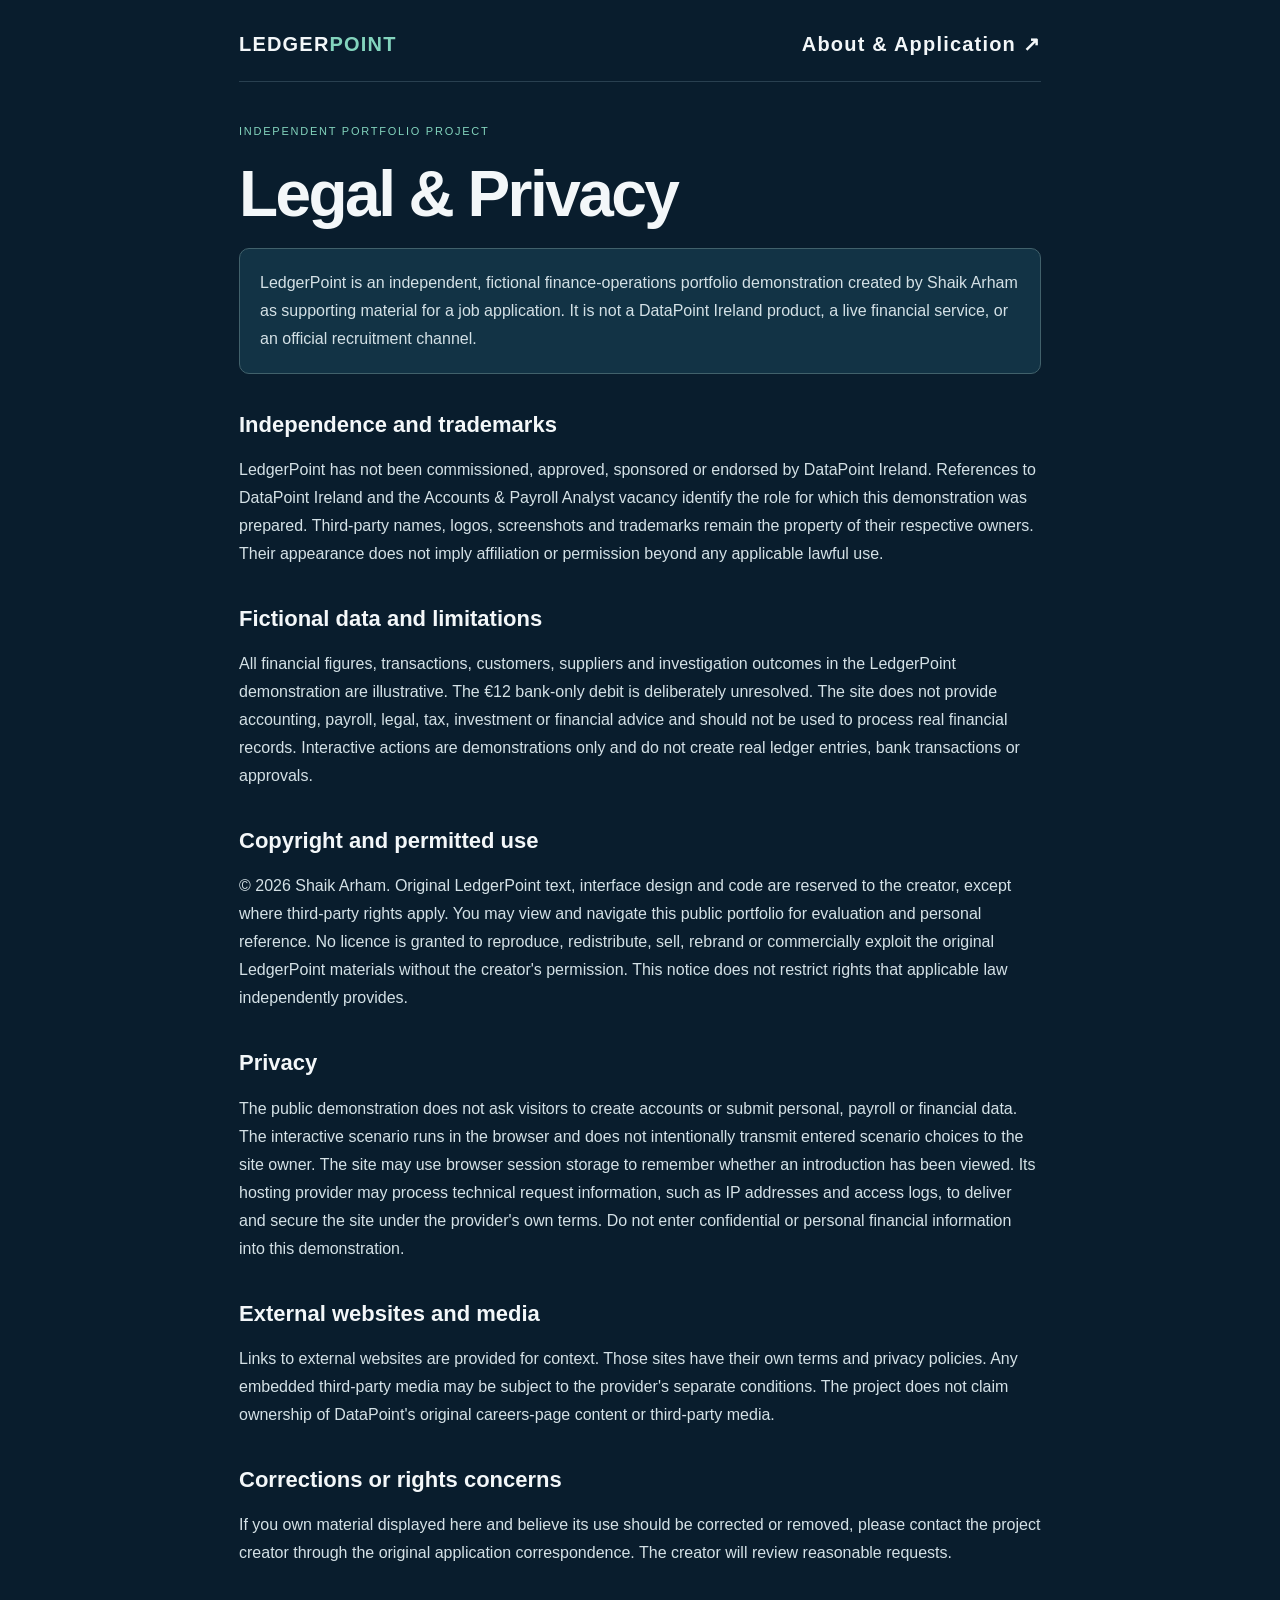
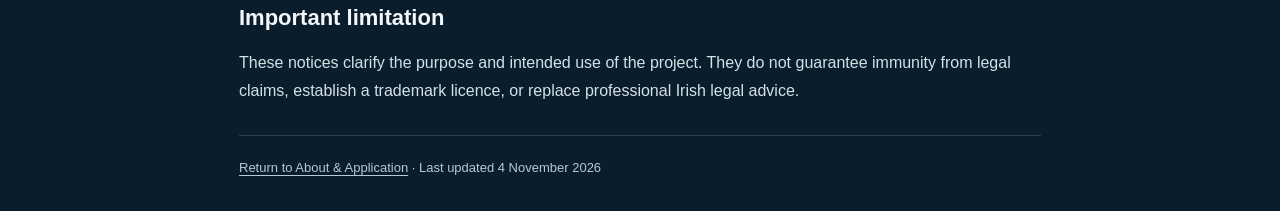
<file: legal.html>
<!doctype html><html lang="en"><head><meta charset="utf-8"><meta name="viewport" content="width=device-width,initial-scale=1"><meta name="robots" content="index,follow"><meta name="description" content="LedgerPoint legal notices, portfolio usage terms and privacy information."><title>Legal & Privacy | LedgerPoint</title><link rel="stylesheet" href="./film.css"><style>main{max-width:850px}h2{font-size:22px;margin-top:38px}p,li{line-height:1.75;color:#d4e1e6}ul{padding-left:22px}a{text-decoration:underline;text-underline-offset:3px}.legal-note{background:#123345;padding:20px;border:1px solid #41616b;border-radius:10px}footer{border-top:1px solid #294050;padding-top:22px}</style></head><body><main><header><a href="./index.html#about">LEDGER<span>POINT</span></a><a href="./index.html#about">About &amp; Application ↗</a></header><p class="eyebrow">INDEPENDENT PORTFOLIO PROJECT</p><h1>Legal &amp; Privacy</h1><p class="legal-note">LedgerPoint is an independent, fictional finance-operations portfolio demonstration created by Shaik Arham as supporting material for a job application. It is not a DataPoint Ireland product, a live financial service, or an official recruitment channel.</p><h2>Independence and trademarks</h2><p>LedgerPoint has not been commissioned, approved, sponsored or endorsed by DataPoint Ireland. References to DataPoint Ireland and the Accounts &amp; Payroll Analyst vacancy identify the role for which this demonstration was prepared. Third-party names, logos, screenshots and trademarks remain the property of their respective owners. Their appearance does not imply affiliation or permission beyond any applicable lawful use.</p><h2>Fictional data and limitations</h2><p>All financial figures, transactions, customers, suppliers and investigation outcomes in the LedgerPoint demonstration are illustrative. The €12 bank-only debit is deliberately unresolved. The site does not provide accounting, payroll, legal, tax, investment or financial advice and should not be used to process real financial records. Interactive actions are demonstrations only and do not create real ledger entries, bank transactions or approvals.</p><h2>Copyright and permitted use</h2><p>© 2026 Shaik Arham. Original LedgerPoint text, interface design and code are reserved to the creator, except where third-party rights apply. You may view and navigate this public portfolio for evaluation and personal reference. No licence is granted to reproduce, redistribute, sell, rebrand or commercially exploit the original LedgerPoint materials without the creator's permission. This notice does not restrict rights that applicable law independently provides.</p><h2>Privacy</h2><p>The public demonstration does not ask visitors to create accounts or submit personal, payroll or financial data. The interactive scenario runs in the browser and does not intentionally transmit entered scenario choices to the site owner. The site may use browser session storage to remember whether an introduction has been viewed. Its hosting provider may process technical request information, such as IP addresses and access logs, to deliver and secure the site under the provider's own terms. Do not enter confidential or personal financial information into this demonstration.</p><h2>External websites and media</h2><p>Links to external websites are provided for context. Those sites have their own terms and privacy policies. Any embedded third-party media may be subject to the provider's separate conditions. The project does not claim ownership of DataPoint's original careers-page content or third-party media.</p><h2>Corrections or rights concerns</h2><p>If you own material displayed here and believe its use should be corrected or removed, please contact the project creator through the original application correspondence. The creator will review reasonable requests.</p><h2>Important limitation</h2><p>These notices clarify the purpose and intended use of the project. They do not guarantee immunity from legal claims, establish a trademark licence, or replace professional Irish legal advice.</p><footer><a href="./index.html#about">Return to About &amp; Application</a> · Last updated 4 November 2026</footer></main></body></html>
</file>
<file: film.css>
:root{color-scheme:dark;font-family:Arial,Helvetica,sans-serif;background:#091d2d;color:#f3f7f9}*{box-sizing:border-box}body{margin:0}main{max-width:1080px;margin:auto;padding:32px 24px}header{display:flex;justify-content:space-between;gap:20px;align-items:center;border-bottom:1px solid #294050;padding-bottom:25px;font-size:12px;letter-spacing:.1em}header a{font-size:20px;font-weight:700;text-decoration:none}a{color:inherit}h1{font-size:clamp(32px,5vw,64px);line-height:1.1;letter-spacing:-.04em;margin:18px 0}h1 span,header a span{color:#83d4bd}.eyebrow{font-size:11px;letter-spacing:.16em;margin-top:40px;color:#83d4bd}.screen{position:relative;background:#06111c;aspect-ratio:16/9;border:1px solid #38505e;border-radius:12px;overflow:hidden;margin-top:28px}video{width:100%;height:100%;display:block}#poster{position:absolute;inset:0;display:flex;flex-direction:column;align-items:center;justify-content:center;background:radial-gradient(ellipse at center,#18384a,#06111c)}#poster strong{font-size:clamp(44px,10vw,120px);font-weight:500}#poster p{font-size:12px;color:#e8b971;letter-spacing:.12em}.actions{display:flex;align-items:center;flex-wrap:wrap;gap:14px;margin:24px 0}button,.primary,select{font:inherit;border:1px solid #496373;border-radius:6px;background:#173647;color:#fff;padding:12px 18px;cursor:pointer}.primary{background:#83d4bd;color:#092531;text-decoration:none;font-weight:700}label{font-size:13px}select{padding:8px}details{border-block:1px solid #294050;padding:20px 0}summary{cursor:pointer}pre{white-space:pre-wrap;font:16px/1.7 Arial,sans-serif}footer,#status{font-size:13px;line-height:1.6;color:#b9c9d3}footer{margin-top:30px}:focus-visible{outline:3px solid #f4c576;outline-offset:4px}[hidden]{display:none!important}@media(max-width:600px){header{align-items:flex-start;flex-direction:column}main{padding:24px 16px}}@media(prefers-reduced-motion:reduce){*{scroll-behavior:auto!important}}

#film-pending{display:block;font-size:13px;letter-spacing:.03em;color:#b8d1d6;margin:12px 0 0}#film-pending[hidden],#load[hidden],#quality-wrap[hidden],video[hidden]{display:none!important}#load{min-height:44px}video{width:100%;max-height:70vh;object-fit:contain}

.poster-art{width:100%;height:100%;object-fit:contain;display:block}#poster{background:#071c2e}#film-pending{position:absolute;bottom:14px;left:14px;right:14px;text-align:center;background:rgba(4,22,32,.9);border:1px solid #31505d;border-radius:8px;padding:10px;color:#d6e7e9;font-size:12px}#load{position:absolute;left:50%;top:50%;transform:translate(-50%,-50%);z-index:2;background:#83d4bd;color:#082733;font-weight:700}
</file>
